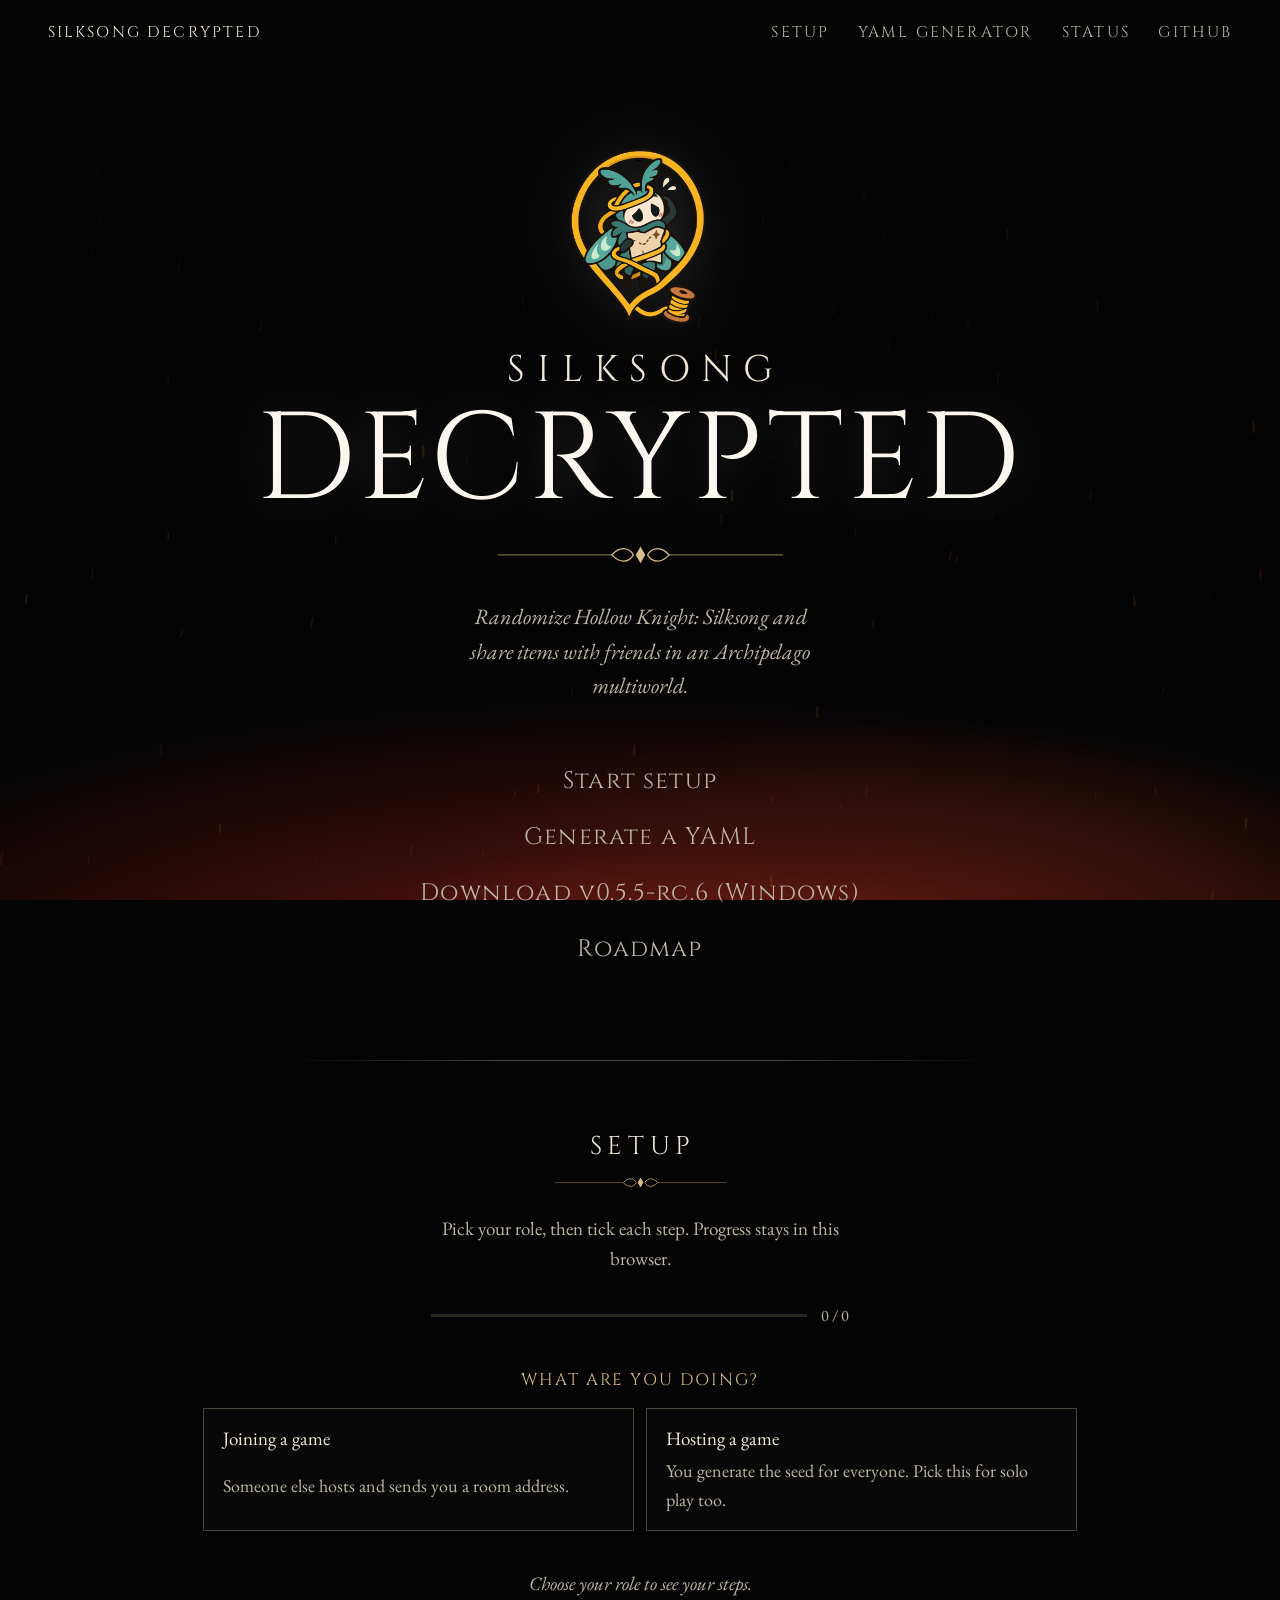
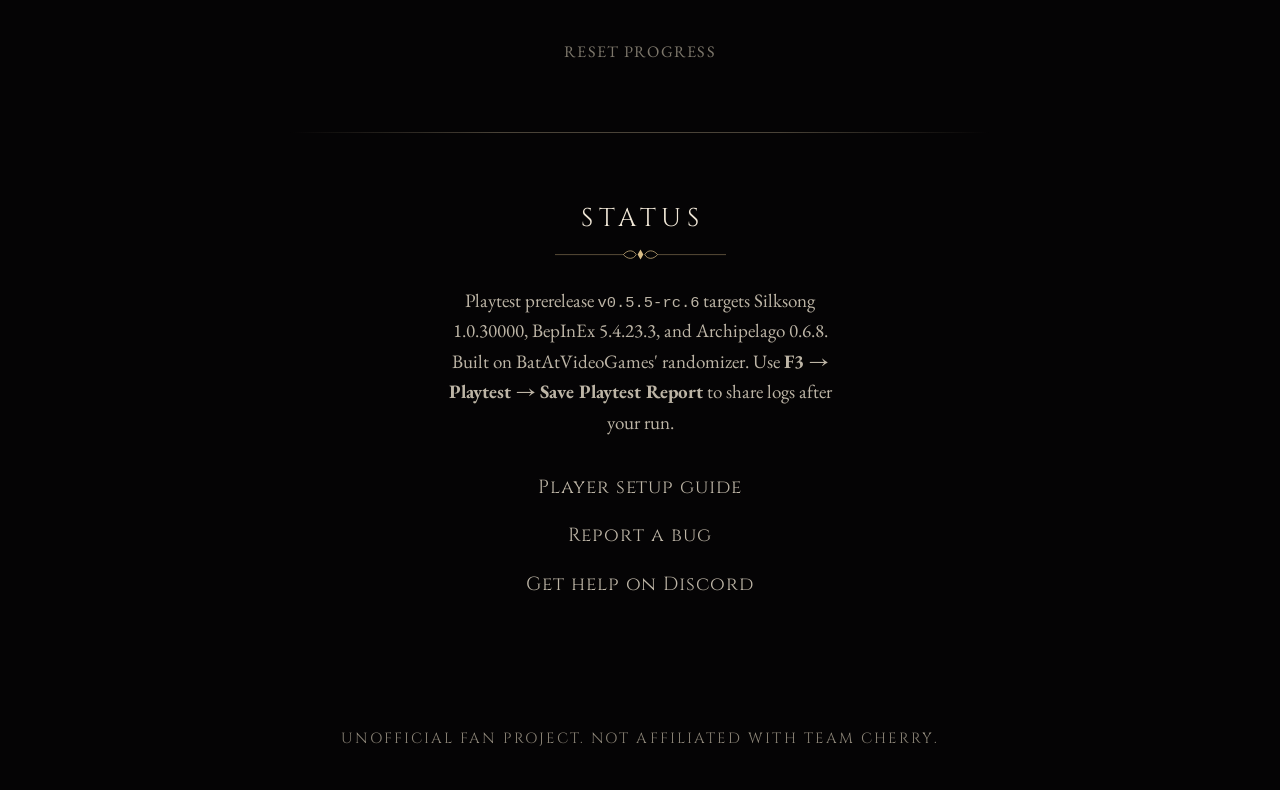
<file: site/index.html>
<!doctype html>
<html lang="en">
<head>
  <meta charset="utf-8">
  <meta name="viewport" content="width=device-width, initial-scale=1">
  <meta name="description" content="Silksong Decrypted: an unofficial Archipelago randomizer for Hollow Knight: Silksong, with a step-by-step setup checklist.">
  <title>Silksong Decrypted</title>
  <link rel="icon" href="./assets/logo.svg" type="image/svg+xml">
  <link rel="stylesheet" href="./style.css">
  <link rel="preconnect" href="https://fonts.googleapis.com">
  <link rel="preconnect" href="https://fonts.gstatic.com" crossorigin>
  <link rel="stylesheet" href="https://fonts.googleapis.com/css2?family=Cinzel:wght@400;600&family=EB+Garamond:ital,wght@0,400;0,500;1,400&display=swap">
  <script src="./embers.js" defer></script>
  <script src="./setup.js" defer></script>
</head>
<body>
  <svg width="0" height="0" aria-hidden="true" style="position:absolute">
    <defs>
      <symbol id="fleur" viewBox="0 0 32 24"><g fill="currentColor"><path d="M30 12 22 9.2 18 12l4 2.8Z"/><path d="M18 12c-3-4.5-7.5-6-11-3.6-2.4 1.6-1.6 5 .9 5 1.7 0 2.4-1.6 1.5-2.6-.6-.7-1.8-.4-1.8.4.9-2 4.6-2 10.4.8Z"/><path d="M18 12c-3 4.5-7.5 6-11 3.6-.7-.5-1.2-1.1-1.4-1.8 2.6 1.5 6.6.8 12.4-1.8Z" opacity=".7"/><circle cx="3" cy="12" r="1.3"/></g></symbol>
      <symbol id="rule" viewBox="0 0 240 20"><g fill="none" stroke="currentColor" stroke-width="1"><path d="M0 10h96M144 10h96" opacity=".55"/><path d="M96 10c6-7 14-7 18 0-4 7-12 7-18 0ZM144 10c-6-7-14-7-18 0 4 7 12 7 18 0Z"/></g><path d="M120 3l4 7-4 7-4-7Z" fill="currentColor"/></symbol>
    </defs>
  </svg>

  <header class="bar">
    <a class="brand" href="./">Silksong Decrypted</a>
    <nav aria-label="Project">
      <a href="#setup">Setup</a>
      <a href="./yaml.html">YAML Generator</a>
      <a href="#status">Status</a>
      <a href="https://github.com/Decryptu/silksong-decrypted">GitHub</a>
    </nav>
  </header>

  <main>
    <section class="title-screen">
      <img class="crest" src="./assets/logo.png" alt="" width="640" height="700">
      <h1><small>Silksong</small>Decrypted</h1>
      <svg class="rule" aria-hidden="true"><use href="#rule"/></svg>
      <p class="lede">Randomize Hollow Knight: Silksong and share items with friends in an Archipelago multiworld.</p>
      <ul class="menu" role="list">
        <li><a href="#setup"><svg class="cur" aria-hidden="true"><use href="#fleur"/></svg><span>Start setup</span><svg class="cur r" aria-hidden="true"><use href="#fleur"/></svg></a></li>
        <li><a href="./yaml.html"><svg class="cur" aria-hidden="true"><use href="#fleur"/></svg><span>Generate a YAML</span><svg class="cur r" aria-hidden="true"><use href="#fleur"/></svg></a></li>
        <li><a href="https://github.com/Decryptu/silksong-decrypted/releases/tag/v0.5.5-rc.6"><svg class="cur" aria-hidden="true"><use href="#fleur"/></svg><span>Download v0.5.5-rc.6 (Windows)</span><svg class="cur r" aria-hidden="true"><use href="#fleur"/></svg></a></li>
        <li><a href="https://github.com/Decryptu/silksong-decrypted/blob/main/ROADMAP.md"><svg class="cur" aria-hidden="true"><use href="#fleur"/></svg><span>Roadmap</span><svg class="cur r" aria-hidden="true"><use href="#fleur"/></svg></a></li>
      </ul>
    </section>

    <section id="setup" class="panel" aria-labelledby="setup-h">
      <header class="panel-head">
        <h2 id="setup-h">Setup</h2>
        <svg class="rule small" aria-hidden="true"><use href="#rule"/></svg>
        <p>Pick your role, then tick each step. Progress stays in this browser.</p>
        <div class="progress" aria-live="polite"><div class="track"><div class="fill" id="fill"></div></div><span id="count">0 / 0</span></div>
      </header>

      <fieldset class="choice">
        <legend>What are you doing?</legend>
        <label><input type="radio" name="role" value="play"><span>Joining a game</span><small>Someone else hosts and sends you a room address.</small></label>
        <label><input type="radio" name="role" value="host"><span>Hosting a game</span><small>You generate the seed for everyone. Pick this for solo play too.</small></label>
      </fieldset>

      <ol class="steps" id="steps"></ol>
      <p class="hint" id="hint">Choose your role to see your steps.</p>
      <button type="button" class="reset" id="reset">Reset progress</button>
    </section>

    <section id="status" class="panel" aria-labelledby="status-h">
      <h2 id="status-h">Status</h2>
      <svg class="rule small" aria-hidden="true"><use href="#rule"/></svg>
      <p>Playtest prerelease <code>v0.5.5-rc.6</code> targets Silksong 1.0.30000, BepInEx 5.4.23.3, and Archipelago 0.6.8. Built on BatAtVideoGames' randomizer. Use <strong>F3 → Playtest → Save Playtest Report</strong> to share logs after your run.</p>
      <ul class="menu small" role="list">
        <li><a href="https://github.com/Decryptu/silksong-decrypted/blob/main/SETUP.md"><svg class="cur" aria-hidden="true"><use href="#fleur"/></svg><span>Player setup guide</span><svg class="cur r" aria-hidden="true"><use href="#fleur"/></svg></a></li>
        <li><a href="https://github.com/Decryptu/silksong-decrypted/issues"><svg class="cur" aria-hidden="true"><use href="#fleur"/></svg><span>Report a bug</span><svg class="cur r" aria-hidden="true"><use href="#fleur"/></svg></a></li>
        <li><a href="https://discord.gg/archipelago"><svg class="cur" aria-hidden="true"><use href="#fleur"/></svg><span>Get help on Discord</span><svg class="cur r" aria-hidden="true"><use href="#fleur"/></svg></a></li>
      </ul>
    </section>
  </main>

  <footer class="bar foot"><span>Unofficial fan project. Not affiliated with Team Cherry.</span></footer>
</body>
</html>
</file>
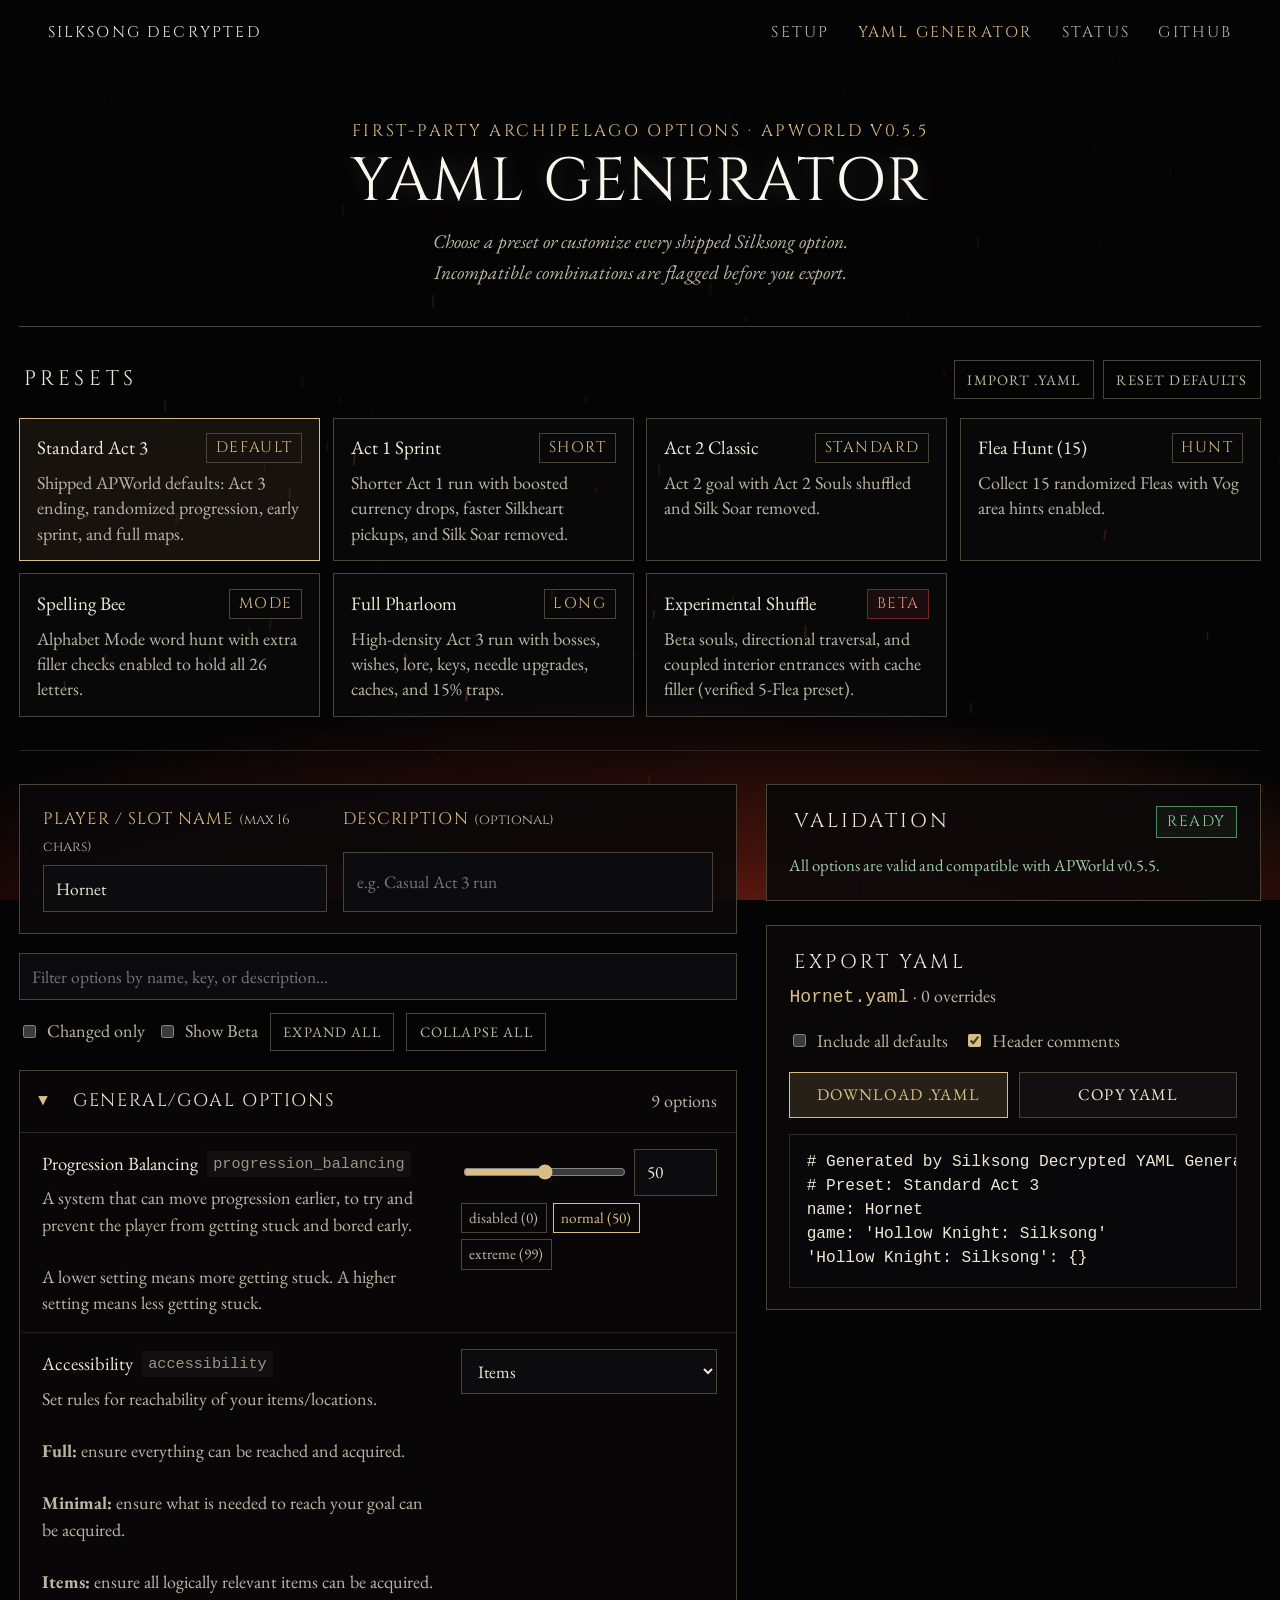
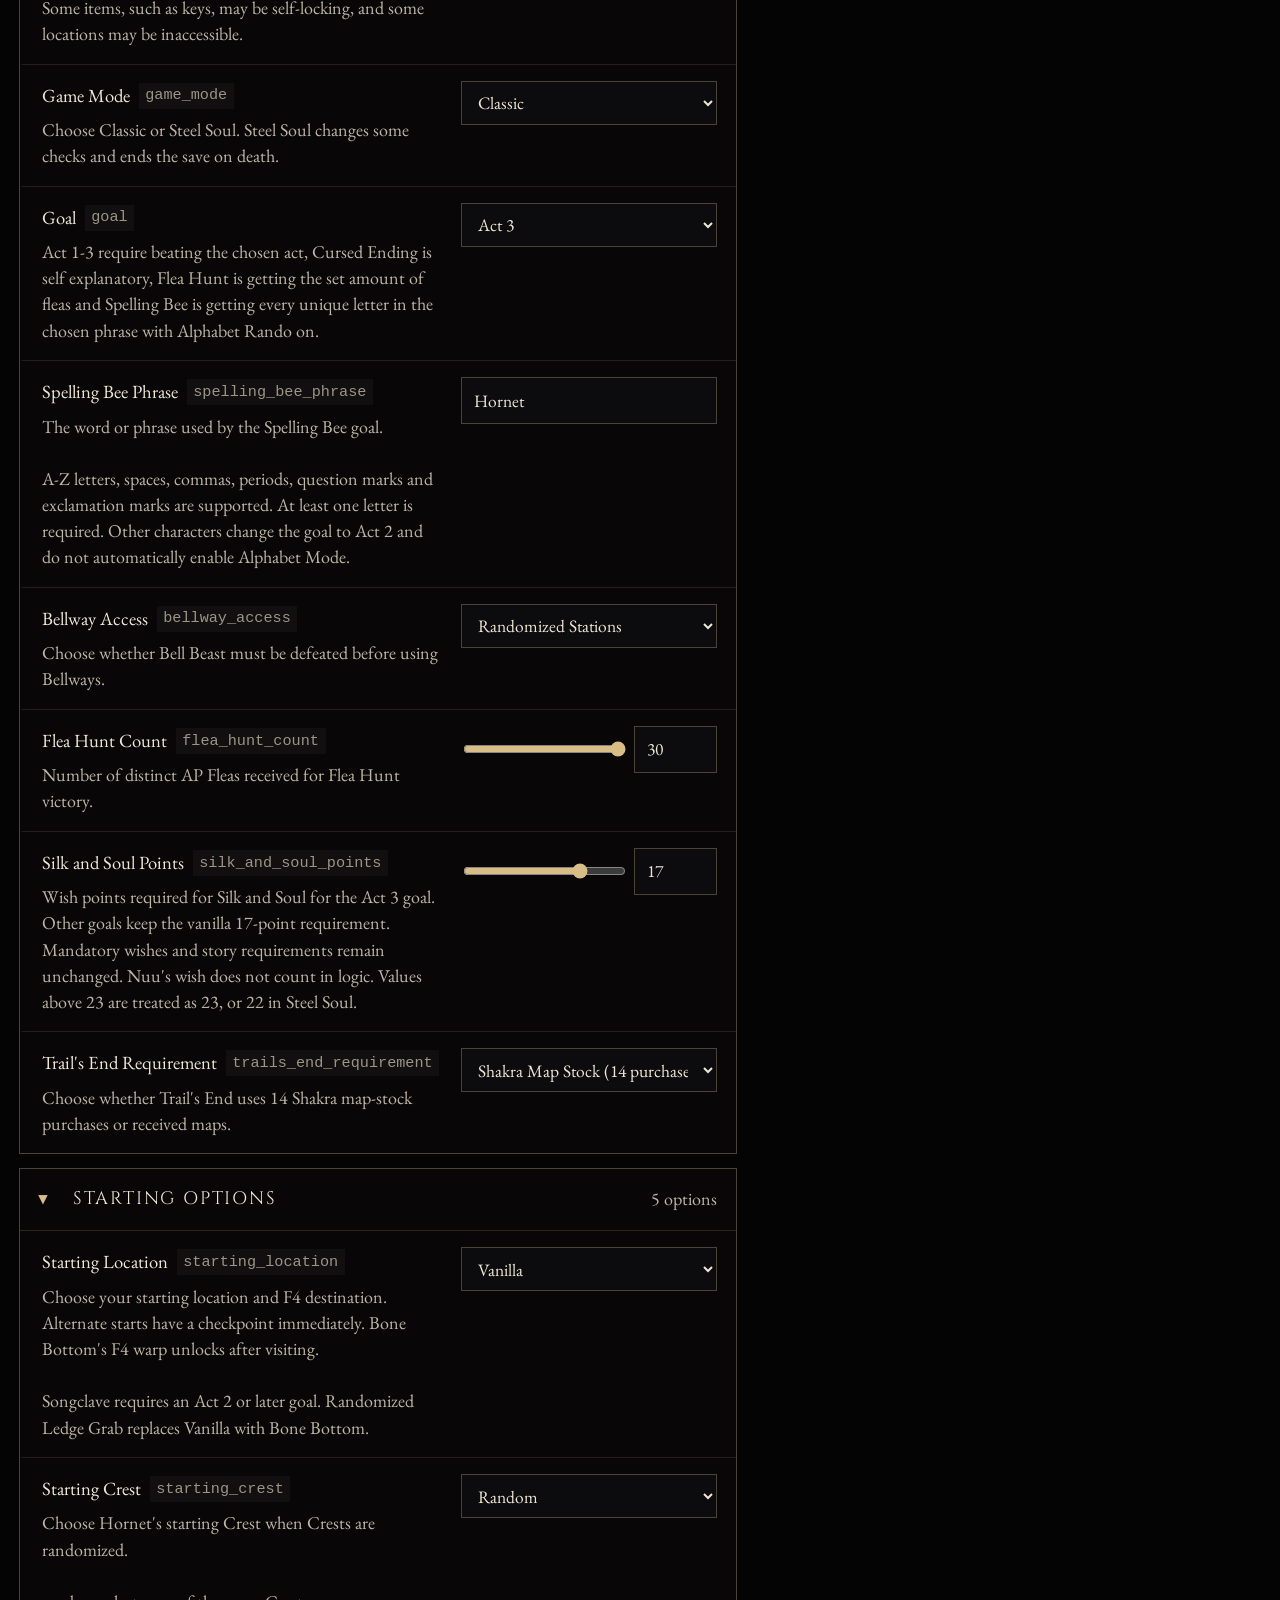
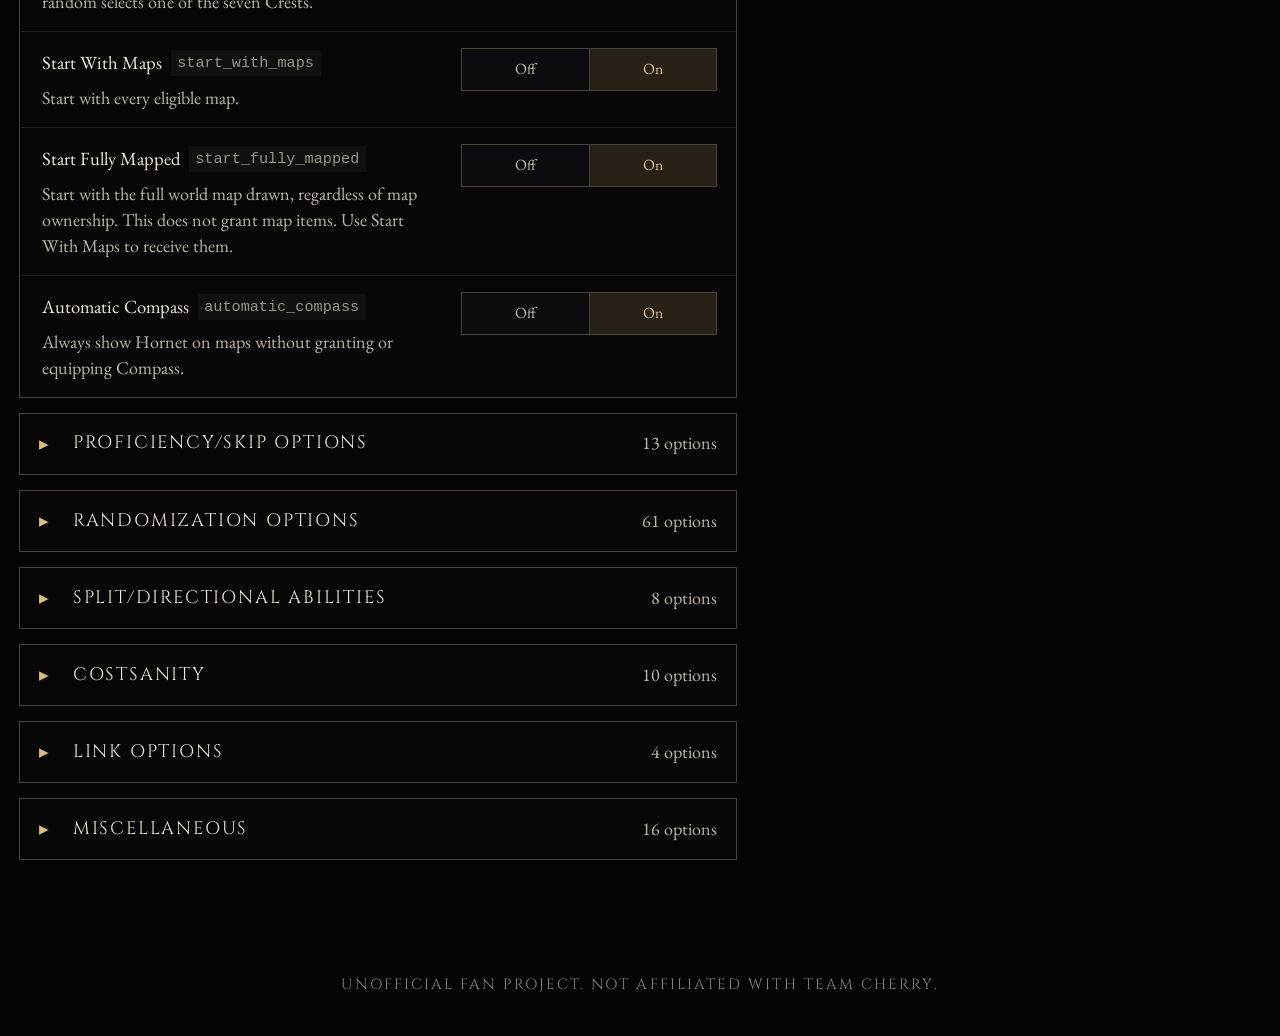
<file: site/yaml.html>
<!doctype html>
<html lang="en">
<head>
  <meta charset="utf-8">
  <meta name="viewport" content="width=device-width, initial-scale=1">
  <meta name="description" content="First-party YAML generator for Silksong Decrypted, built directly from the shipped Archipelago world options and defaults.">
  <title>YAML Generator — Silksong Decrypted</title>
  <link rel="icon" href="./assets/logo.svg" type="image/svg+xml">
  <link rel="stylesheet" href="./style.css">
  <link rel="preconnect" href="https://fonts.googleapis.com">
  <link rel="preconnect" href="https://fonts.gstatic.com" crossorigin>
  <link rel="stylesheet" href="https://fonts.googleapis.com/css2?family=Cinzel:wght@400;600&family=EB+Garamond:ital,wght@0,400;0,500;1,400&display=swap">
  <script src="./embers.js" defer></script>
  <script src="./yaml-core.js" defer></script>
  <script src="./yaml-ui.js" defer></script>
</head>
<body class="yaml-page">
  <header class="bar">
    <a class="brand" href="./">Silksong Decrypted</a>
    <nav aria-label="Project">
      <a href="./#setup">Setup</a>
      <a href="./yaml.html" aria-current="page">YAML Generator</a>
      <a href="./#status">Status</a>
      <a href="https://github.com/Decryptu/silksong-decrypted">GitHub</a>
    </nav>
  </header>

  <main class="yaml-main">
    <section class="yaml-hero">
      <p class="eyebrow">First-party Archipelago options <span id="world-version"></span></p>
      <h1>YAML Generator</h1>
      <p class="lede">Choose a preset or customize every shipped Silksong option. Incompatible combinations are flagged before you export.</p>
    </section>

    <section class="yaml-presets-section" aria-labelledby="presets-h">
      <div class="section-head">
        <h2 id="presets-h">Presets</h2>
        <div class="preset-actions">
          <label class="btn ghost file-btn">
            Import .yaml
            <input type="file" id="import-file" accept=".yaml,.yml,text/yaml,text/plain" hidden>
          </label>
          <button type="button" class="btn ghost" id="reset-defaults">Reset defaults</button>
        </div>
      </div>
      <div class="preset-grid" id="preset-grid" role="list"></div>
    </section>

    <div class="yaml-layout">
      <section class="yaml-editor" aria-label="Option configuration">
        <div class="card identity-card">
          <div class="identity-grid">
            <label class="field">
              <span class="field-label">Player / Slot Name <small>(max 16 chars)</small></span>
              <input type="text" id="player-name" maxlength="32" value="Hornet" autocomplete="off" placeholder="Hornet">
            </label>
            <label class="field">
              <span class="field-label">Description <small>(optional)</small></span>
              <input type="text" id="player-description" maxlength="120" value="" autocomplete="off" placeholder="e.g. Casual Act 3 run">
            </label>
          </div>
          <p class="import-status" id="import-status" role="status" aria-live="polite" hidden></p>
        </div>

        <div class="toolbar">
          <label class="search-wrap">
            <span class="sr-only">Filter options</span>
            <input type="search" id="option-search" placeholder="Filter options by name, key, or description...">
          </label>
          <div class="toolbar-toggles">
            <label class="inline-check"><input type="checkbox" id="filter-changed"><span>Changed only</span></label>
            <label class="inline-check"><input type="checkbox" id="show-experimental"><span>Show Beta</span></label>
            <button type="button" class="btn subtle" id="expand-all">Expand all</button>
            <button type="button" class="btn subtle" id="collapse-all">Collapse all</button>
          </div>
        </div>

        <div id="groups-container" class="groups-container">
          <p class="hint">Loading option schema...</p>
        </div>
      </section>

      <aside class="yaml-sidebar" aria-label="Validation and YAML export">
        <section class="card validation-card" aria-labelledby="validation-h">
          <div class="card-head">
            <h2 id="validation-h">Validation</h2>
            <span class="status-pill ok" id="validation-pill">Ready</span>
          </div>
          <div id="filler-summary" class="filler-summary" hidden></div>
          <div id="validation-list" class="validation-list" aria-live="polite"></div>
        </section>

        <section class="card preview-card" aria-labelledby="preview-h">
          <div class="card-head">
            <div>
              <h2 id="preview-h">Export YAML</h2>
              <p class="meta-line"><code id="export-filename">Hornet.yaml</code> · <span id="override-count">0 overrides</span></p>
            </div>
          </div>

          <div class="export-toggles">
            <label class="inline-check"><input type="checkbox" id="include-defaults"><span>Include all defaults</span></label>
            <label class="inline-check"><input type="checkbox" id="include-comments" checked><span>Header comments</span></label>
          </div>

          <div class="export-actions">
            <button type="button" class="btn primary" id="download-yaml">Download .yaml</button>
            <button type="button" class="btn" id="copy-yaml">Copy YAML</button>
          </div>
          <p class="copy-status" id="copy-status" role="status" aria-live="polite" hidden></p>

          <pre class="yaml-code" id="yaml-preview" tabindex="0" aria-label="Generated YAML preview"></pre>
        </section>
      </aside>
    </div>
  </main>

  <footer class="bar foot"><span>Unofficial fan project. Not affiliated with Team Cherry.</span></footer>
</body>
</html>
</file>
<file: site/style.css>
:root {
  color-scheme: dark;
  --ink: #efe6d6;
  --dim: #bdb5a6;
  --line: #4a4338;
  --gold: #d9bd86;
  --red: #c0423a;
  --bg: #050405;
  --display: "Cinzel", "Trajan Pro", Georgia, serif;
  font: 400 118.75%/1.6 "EB Garamond", Georgia, "Times New Roman", serif;
  background: var(--bg);
  color: var(--ink);
}
* { box-sizing: border-box; }
html { background: var(--bg); }
body { margin: 0; min-height: 100vh; position: relative; isolation: isolate; }
/* Title-screen backdrop: black sky, heat rising from below, a faint ember haze. */
body::before {
  content: ""; position: fixed; inset: 0; z-index: -2; pointer-events: none;
  background:
    radial-gradient(120% 55% at 50% 112%, #a8281acc 0%, #5e140e88 32%, #22080600 62%),
    radial-gradient(70% 40% at 72% 104%, #ff6a2a33 0%, transparent 60%),
    radial-gradient(140% 100% at 50% 40%, transparent 55%, #000000d0 100%),
    var(--bg);
}
.embers { position: fixed; inset: 0; width: 100%; height: 100%; z-index: -1; pointer-events: none; }
a { color: var(--gold); text-underline-offset: .25em; }
:focus-visible { outline: 1px solid var(--gold); outline-offset: .35rem; }
svg { width: 1em; height: 1em; }

.bar { display: flex; justify-content: space-between; align-items: center; gap: 1rem; padding: 1.1rem clamp(1rem, 4vw, 2.5rem); font-family: var(--display); font-size: .82rem; letter-spacing: .14em; text-transform: uppercase; }
.bar nav { display: flex; gap: 1.5rem; flex-wrap: wrap; justify-content: center; }
.bar a { color: var(--dim); text-decoration: none; transition: color .2s; }
.bar a:hover { color: var(--ink); }
.brand { color: var(--ink) !important; }
.foot { justify-content: center; color: #8a8376; font-size: .78rem; padding-block: 3rem 2rem; }

main { width: min(46rem, 100% - 2rem); margin-inline: auto; }
h1, h2, legend, .btn, .tag, .field-label, .group-title, .status-pill, .reset, .eyebrow { font-family: var(--display); }

.title-screen { text-align: center; padding-block: clamp(1.5rem, 6vw, 4rem) 4.5rem; }
.crest { width: clamp(6rem, 18vw, 9rem); height: auto; filter: drop-shadow(0 0 1.75rem #ffffff22); }
h1 { font-weight: 400; font-size: clamp(3rem, 11vw, 6.5rem); line-height: .95; letter-spacing: .03em; margin: .75rem 0 0; text-transform: uppercase; color: #fbf6ee; text-shadow: 0 0 .35em #ffffff30, 0 0 1.2em #ff8a6a1f; }
h1 small { display: block; font-size: .3em; letter-spacing: .32em; margin: 0 0 .35em .32em; color: var(--ink); text-shadow: none; }
.rule { display: block; width: min(15rem, 70vw); height: 1.25rem; margin: 1.25rem auto 1.75rem; color: var(--gold); }
.rule.small { width: 9rem; height: .8rem; margin: .4rem auto 1.25rem; }
.lede { color: var(--dim); max-width: 36ch; margin: 0 auto 2.75rem; font-size: 1.15rem; font-style: italic; }

/* Menu: text centred on its own; cursors sit outside the text box and mirror each other (MenuSelectable left/right cursors). */
.menu { list-style: none; padding: 0; margin: 0; display: grid; justify-items: center; gap: .35rem; }
.menu a { position: relative; display: inline-block; color: var(--dim); text-decoration: none; font-family: var(--display); font-size: 1.25rem; letter-spacing: .05em; padding: .3rem .25rem; transition: color .25s, text-shadow .25s; }
.menu a::before { content: ""; position: absolute; inset: 15% -18%; z-index: -1; background: radial-gradient(closest-side, #ffffff14, transparent); opacity: 0; transition: opacity .3s; }
.menu .cur { position: absolute; top: 50%; width: 1.6rem; height: 1.2rem; color: var(--ink); opacity: 0; pointer-events: none; transition: opacity .2s, transform .3s cubic-bezier(.2,.8,.2,1); }
.menu .cur:not(.r) { right: 100%; transform: translate(-.2rem, -50%); }
.menu .cur.r { left: 100%; transform: translate(.2rem, -50%) scaleX(-1); }
.menu a:hover, .menu a:focus-visible { color: #fff; text-shadow: 0 0 .6em #ffffff40; outline: none; }
.menu a:hover::before, .menu a:focus-visible::before { opacity: 1; }
.menu a:hover .cur:not(.r), .menu a:focus-visible .cur:not(.r) { opacity: 1; transform: translate(-.7rem, -50%); }
.menu a:hover .cur.r, .menu a:focus-visible .cur.r { opacity: 1; transform: translate(.7rem, -50%) scaleX(-1); }
.menu.small a { font-size: 1rem; }

.panel { position: relative; padding-block: 3.5rem; }
.panel::before { content: ""; position: absolute; top: 0; left: 10%; right: 10%; height: 1px; background: linear-gradient(90deg, transparent, var(--line) 30%, var(--line) 70%, transparent); }
h2 { font-weight: 400; text-transform: uppercase; letter-spacing: .22em; font-size: 1.35rem; text-align: center; margin: 0; padding-left: .22em; }
.panel > p, .panel-head p { color: var(--dim); text-align: center; margin: 0 auto 1.5rem; max-width: 46ch; }

.progress { display: flex; align-items: center; gap: .75rem; max-width: 22rem; margin: 0 auto 2rem; font-size: .85rem; color: var(--dim); }
.track { flex: 1; height: 3px; background: #2a2620; }
.fill { height: 100%; width: 0; background: var(--gold); transition: width .3s; }

.choice { border: 0; padding: 0; margin: 0 0 1.75rem; }
.choice legend { width: 100%; text-align: center; color: var(--gold); letter-spacing: .12em; text-transform: uppercase; font-size: .88rem; margin-bottom: .75rem; }
.choice { display: grid; grid-template-columns: repeat(auto-fit, minmax(12rem, 1fr)); gap: .6rem; }
.choice label { position: relative; display: grid; gap: .15rem; padding: .8rem 1rem; border: 1px solid var(--line); cursor: pointer; background: #ffffff05; transition: border-color .2s, background .2s; }
.choice label:hover { border-color: var(--dim); }
.choice input { position: absolute; opacity: 0; }
.choice label:has(input:checked) { border-color: var(--gold); background: #e8c27a12; }
.choice label:has(input:focus-visible) { outline: 1px solid var(--gold); outline-offset: 3px; }
.choice small { color: var(--dim); font-size: .95rem; }

.steps { list-style: none; padding: 0; margin: 2rem 0 0; counter-reset: s; }
.steps li { counter-increment: s; border-bottom: 1px solid #2a2620; }
.steps label { display: grid; grid-template-columns: 2rem 1fr; gap: .75rem; padding: .9rem 0; cursor: pointer; }
.steps input { appearance: none; width: 1.2rem; height: 1.2rem; margin: .25rem 0 0; border: 1px solid var(--line); transform: rotate(45deg); cursor: pointer; display: grid; place-content: center; }
.steps input::after { content: ""; width: .55rem; height: .55rem; background: var(--gold); transform: scale(0); transition: transform .15s; }
.steps input:checked { border-color: var(--gold); }
.steps input:checked::after { transform: scale(1); }
.steps label > div > b { display: block; font-weight: 400; }
.steps label > div > b::before { content: counter(s) ". "; color: var(--gold); }
.steps label > div > span { color: var(--dim); font-size: 1rem; }
.steps li:has(input:checked) label > div > b { color: var(--dim); text-decoration: line-through; text-decoration-color: var(--line); }
.steps code { font-family: ui-monospace, Consolas, monospace; font-size: .85em; color: var(--ink); background: #ffffff0d; padding: .05em .35em; user-select: all; }

.hint { text-align: center; color: var(--dim); font-style: italic; }
.hint[hidden] { display: none; }
.reset { display: block; margin: 2rem auto 0; background: none; border: 0; color: #7d776b; font: inherit; font-size: .85rem; letter-spacing: .08em; text-transform: uppercase; cursor: pointer; }
.reset:hover { color: var(--red); }

@media (max-width: 36rem) {
  .bar { flex-direction: column; gap: .5rem; }
  .menu a { font-size: 1.05rem; }
  .menu .cur { width: 1.2rem; }
}

/* YAML Generator */
.bar a[aria-current="page"] { color: var(--gold); }
.sr-only { position: absolute; width: 1px; height: 1px; padding: 0; margin: -1px; overflow: hidden; clip: rect(0, 0, 0, 0); white-space: nowrap; border: 0; }

.yaml-main { width: min(76rem, 100% - 2rem); margin-inline: auto; padding-bottom: 3rem; }
.yaml-hero { text-align: center; padding-block: clamp(1.5rem, 4vw, 3rem) 2rem; border-bottom: 1px solid var(--line); }
.yaml-hero .eyebrow { margin: 0 0 .5rem; font-size: .88rem; letter-spacing: .16em; text-transform: uppercase; color: var(--gold); }
.yaml-hero h1 { font-size: clamp(2rem, 5vw, 3.2rem); margin: 0 0 .75rem; }
.yaml-hero .lede { max-width: 54ch; margin-bottom: 0; font-size: 1.02rem; }

.yaml-presets-section { padding-block: 1.75rem; border-bottom: 1px solid #2a2620; }
.section-head { display: flex; flex-wrap: wrap; justify-content: space-between; align-items: center; gap: .75rem; margin-bottom: 1rem; }
.section-head h2 { margin: 0; text-align: left; font-size: 1.1rem; }
.preset-actions { display: flex; gap: .5rem; flex-wrap: wrap; }

.preset-grid { display: grid; grid-template-columns: repeat(auto-fill, minmax(13.5rem, 1fr)); gap: .65rem; }
.preset-card { text-align: left; font: inherit; color: var(--ink); background: #ffffff05; border: 1px solid var(--line); padding: .75rem .9rem; cursor: pointer; display: grid; gap: .35rem; align-content: start; transition: border-color .2s, background .2s; }
.preset-card:hover { border-color: var(--dim); background: #ffffff0a; }
.preset-card.active { border-color: var(--gold); background: #e8c27a14; }
.preset-top { display: flex; justify-content: space-between; align-items: center; gap: .5rem; }
.preset-top strong { font-weight: 400; font-size: 1rem; }
.preset-desc { color: var(--dim); font-size: .95rem; line-height: 1.4; }

.tag { font-size: .8rem; letter-spacing: .1em; text-transform: uppercase; padding: .1rem .45rem; border: 1px solid var(--line); color: var(--gold); white-space: nowrap; }
.tag.beta { border-color: #c0423a88; color: #f08a82; background: #c0423a1a; }

.yaml-layout { display: grid; grid-template-columns: minmax(0, 1.45fr) minmax(0, 1fr); gap: 1.5rem; align-items: start; margin-top: 1.75rem; }
.yaml-editor { min-width: 0; max-width: 100%; }
.yaml-sidebar { position: sticky; top: 1rem; display: grid; grid-template-columns: minmax(0, 1fr); gap: 1.25rem; min-width: 0; max-width: 100%; }

.card { border: 1px solid var(--line); background: #0a0809e6; padding: 1.1rem 1.2rem; min-width: 0; max-width: 100%; }
.card-head { display: flex; justify-content: space-between; align-items: flex-start; gap: .75rem; margin-bottom: .75rem; }
.card-head h2 { margin: 0; text-align: left; font-size: 1.05rem; letter-spacing: .15em; }
.meta-line { margin: .2rem 0 0; font-size: .95rem; color: var(--dim); }
.meta-line code { font-family: ui-monospace, Consolas, monospace; color: var(--gold); }

.identity-card { margin-bottom: 1rem; }
.identity-grid { display: grid; grid-template-columns: minmax(0, 1fr) minmax(0, 1.3fr); gap: .85rem; }
.field { display: grid; gap: .3rem; }
.field-label { font-size: .88rem; letter-spacing: .06em; text-transform: uppercase; color: var(--gold); }
.field-label small { text-transform: none; letter-spacing: 0; color: var(--dim); }
.field input, .toolbar input[type="search"], .opt-control select, .opt-control input[type="text"], .opt-control input[type="number"], .opt-control textarea {
  width: 100%; font: inherit; font-size: .92rem; color: var(--ink); background: #0c0b0d; border: 1px solid var(--line); padding: .45rem .65rem;
}
.opt-control textarea { font-family: ui-monospace, Consolas, monospace; font-size: .8rem; resize: vertical; }
.field input.invalid, .opt-control textarea.invalid { border-color: var(--red); background: #c0423a14; }
.import-status, .copy-status { margin: .6rem 0 0; font-size: .95rem; color: var(--gold); }
.import-status.error { color: #f08a82; }

.toolbar { display: flex; flex-wrap: wrap; gap: .65rem; align-items: center; margin-bottom: 1rem; }
.search-wrap { flex: 1 1 14rem; }
.toolbar-toggles { display: flex; flex-wrap: wrap; align-items: center; gap: .65rem; }
.inline-check { display: inline-flex; align-items: center; gap: .4rem; font-size: .95rem; color: var(--dim); cursor: pointer; }
.inline-check input { accent-color: var(--gold); cursor: pointer; }

.btn { font: inherit; font-size: .86rem; letter-spacing: .08em; text-transform: uppercase; padding: .48rem .85rem; border: 1px solid var(--line); background: #ffffff08; color: var(--ink); cursor: pointer; transition: border-color .2s, background .2s, color .2s; }
.btn:hover:not(:disabled) { border-color: var(--gold); color: var(--gold); }
.btn:disabled { opacity: .45; cursor: not-allowed; }
.btn.primary { border-color: var(--gold); background: #e8c27a22; color: var(--gold); }
.btn.primary:hover:not(:disabled) { background: #e8c27a38; color: var(--ink); }
.btn.ghost, .btn.subtle { background: transparent; color: var(--dim); padding: .35rem .65rem; font-size: .76rem; }
.btn.quickfix { margin-top: .5rem; padding: .3rem .65rem; font-size: .74rem; border-color: var(--gold); color: var(--gold); }
.file-btn { display: inline-flex; align-items: center; }

.groups-container { display: grid; grid-template-columns: minmax(0, 1fr); gap: .75rem; }
.opt-group { border: 1px solid var(--line); background: #0a0809d9; min-width: 0; }
.opt-group.experimental-group { border-color: #c0423a66; }
.opt-group summary { display: flex; justify-content: space-between; align-items: center; gap: .75rem; padding: .8rem 1rem; cursor: pointer; list-style: none; user-select: none; }
.opt-group summary::-webkit-details-marker { display: none; }
.opt-group summary::before { content: "▸"; color: var(--gold); margin-right: .5rem; transition: transform .15s; display: inline-block; }
.opt-group[open] summary::before { transform: rotate(90deg); }
.group-title { font-size: .95rem; letter-spacing: .1em; text-transform: uppercase; flex: 1; }
.group-meta { display: inline-flex; align-items: center; gap: .5rem; font-size: .95rem; color: var(--dim); }
.changed-pill { color: var(--gold); border: 1px solid #e8c27a66; background: #e8c27a14; padding: .05rem .45rem; font-size: .8rem; }

.opt-list { border-top: 1px solid #2a2620; }
.opt-row { padding: .85rem 1rem; border-bottom: 1px solid #221f1c; border-left: 3px solid transparent; min-width: 0; }
.opt-row:last-child { border-bottom: 0; }
.opt-row.modified { border-left-color: var(--gold); background: #e8c27a07; }
.opt-row.issue-warning { border-left-color: #d9a043; background: #d9a04310; }
.opt-row.issue-error { border-left-color: var(--red); background: #c0423a16; }

.opt-head { display: grid; grid-template-columns: minmax(0, 1fr) minmax(11rem, 13.5rem); gap: 1rem; align-items: start; }
.opt-info, .opt-control { min-width: 0; }
.opt-title-line { display: flex; flex-wrap: wrap; align-items: center; gap: .45rem; }
.opt-title-line strong { font-weight: 400; font-size: .98rem; }
.opt-title-line code { font-family: ui-monospace, Consolas, monospace; font-size: .8rem; color: #9c9586; background: #ffffff09; padding: .05rem .35rem; overflow-wrap: anywhere; }
.opt-reset { background: none; border: 0; color: var(--dim); font: inherit; font-size: .8rem; text-transform: uppercase; letter-spacing: .06em; cursor: pointer; padding: 0 .25rem; }
.opt-reset:hover { color: var(--gold); text-decoration: underline; }
.opt-desc { margin: .35rem 0 0; font-size: .95rem; line-height: 1.45; color: var(--dim); }

.segmented { display: grid; grid-template-columns: 1fr 1fr; border: 1px solid var(--line); }
.seg-btn { font: inherit; font-size: .82rem; padding: .42rem .5rem; border: 0; background: #0c0b0d; color: var(--dim); cursor: pointer; transition: background .15s, color .15s; }
.seg-btn + .seg-btn { border-left: 1px solid var(--line); }
.seg-btn.active { background: #e8c27a24; color: var(--gold); }

.range-control { display: grid; grid-template-columns: 1fr 4.4rem; gap: .5rem; align-items: center; }
.range-control input[type="range"] { width: 100%; accent-color: var(--gold); cursor: pointer; }
.special-chips { display: flex; flex-wrap: wrap; gap: .3rem; margin-top: .35rem; }
.chip { font: inherit; font-size: .8rem; padding: .12rem .4rem; border: 1px solid var(--line); background: transparent; color: var(--dim); cursor: pointer; }
.chip.active, .chip:hover { border-color: var(--gold); color: var(--gold); }

.status-pill { font-size: .8rem; letter-spacing: .1em; text-transform: uppercase; padding: .15rem .55rem; border: 1px solid; }
.status-pill.ok { color: #8fd19e; border-color: #4f8c5e; background: #4f8c5e1a; }
.status-pill.warn { color: var(--gold); border-color: #a8823c; background: #e8c27a18; }
.status-pill.error { color: #f29a94; border-color: var(--red); background: #c0423a22; }

.filler-summary { font-size: .95rem; color: var(--dim); padding: .45rem .65rem; border: 1px solid #353028; background: #ffffff05; margin-bottom: .75rem; }
.filler-summary.short { border-color: var(--red); color: #f29a94; background: #c0423a16; }

.validation-list { display: grid; gap: .6rem; max-height: 18rem; overflow-y: auto; }
.validation-ok { margin: 0; font-size: .88rem; color: #9fcba9; }
.issue-card { padding: .65rem .75rem; border: 1px solid; font-size: .95rem; line-height: 1.4; }
.issue-card strong { display: block; font-weight: 400; font-size: .9rem; margin-bottom: .2rem; }
.issue-card p { margin: 0; color: var(--dim); }
.issue-card.error { border-color: var(--red); background: #c0423a18; }
.issue-card.error strong { color: #f29a94; }
.issue-card.warning { border-color: #a8823c; background: #e8c27a12; }
.issue-card.warning strong { color: var(--gold); }
.issue-card.info { border-color: var(--line); background: #ffffff06; }

.export-toggles { display: flex; flex-wrap: wrap; gap: .85rem; margin-bottom: .85rem; }
.export-actions { display: flex; flex-wrap: wrap; gap: .6rem; margin-bottom: .85rem; }
.export-actions .btn { flex: 1 1 8rem; text-align: center; }

.yaml-code { margin: 0; padding: .85rem; background: #080709; border: 1px solid #2e2922; color: var(--ink); font-family: ui-monospace, Consolas, monospace; font-size: .85rem; line-height: 1.48; max-width: 100%; max-height: 26rem; overflow: auto; white-space: pre; }

@media (max-width: 56rem) {
  .yaml-layout { grid-template-columns: minmax(0, 1fr); }
  .yaml-sidebar { position: static; }
}
@media (max-width: 40rem) {
  .identity-grid, .opt-head { grid-template-columns: minmax(0, 1fr); }
}
@media (prefers-reduced-motion: reduce) { * { transition: none !important; } }
</file>
